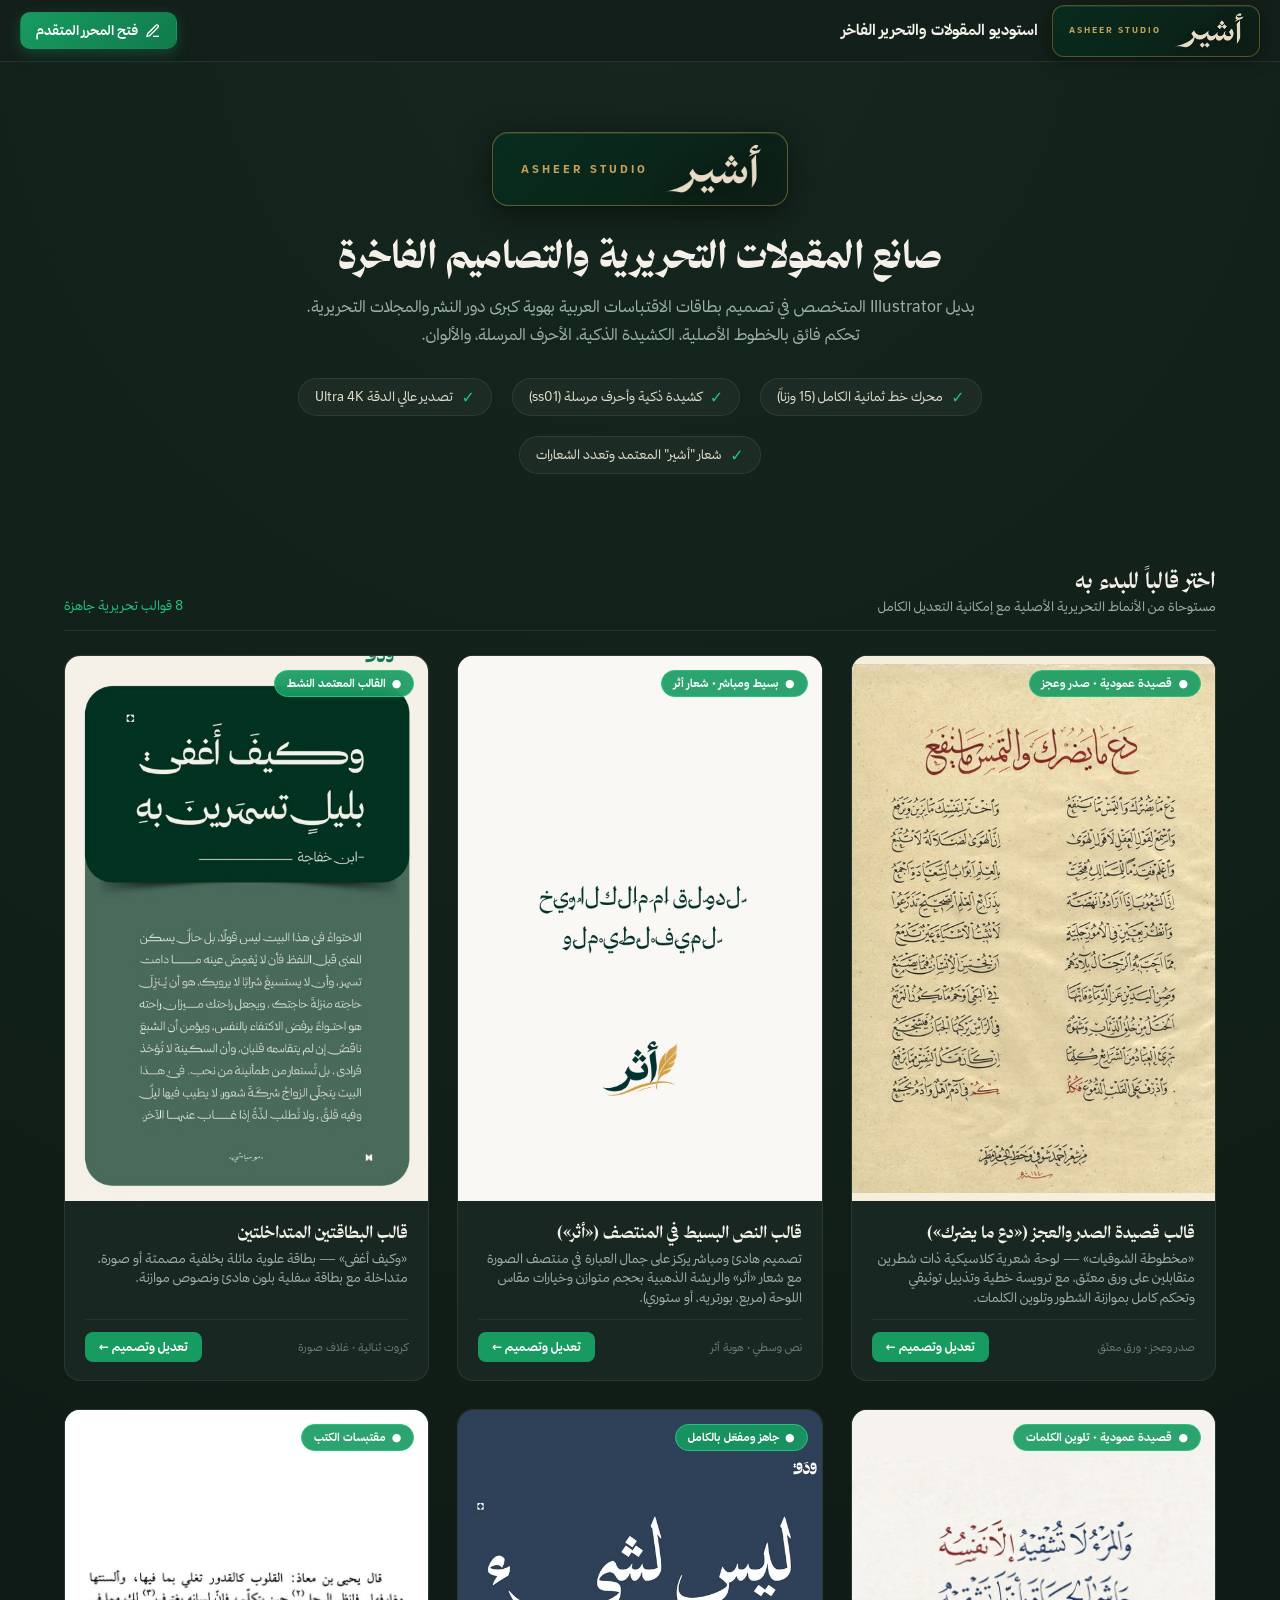
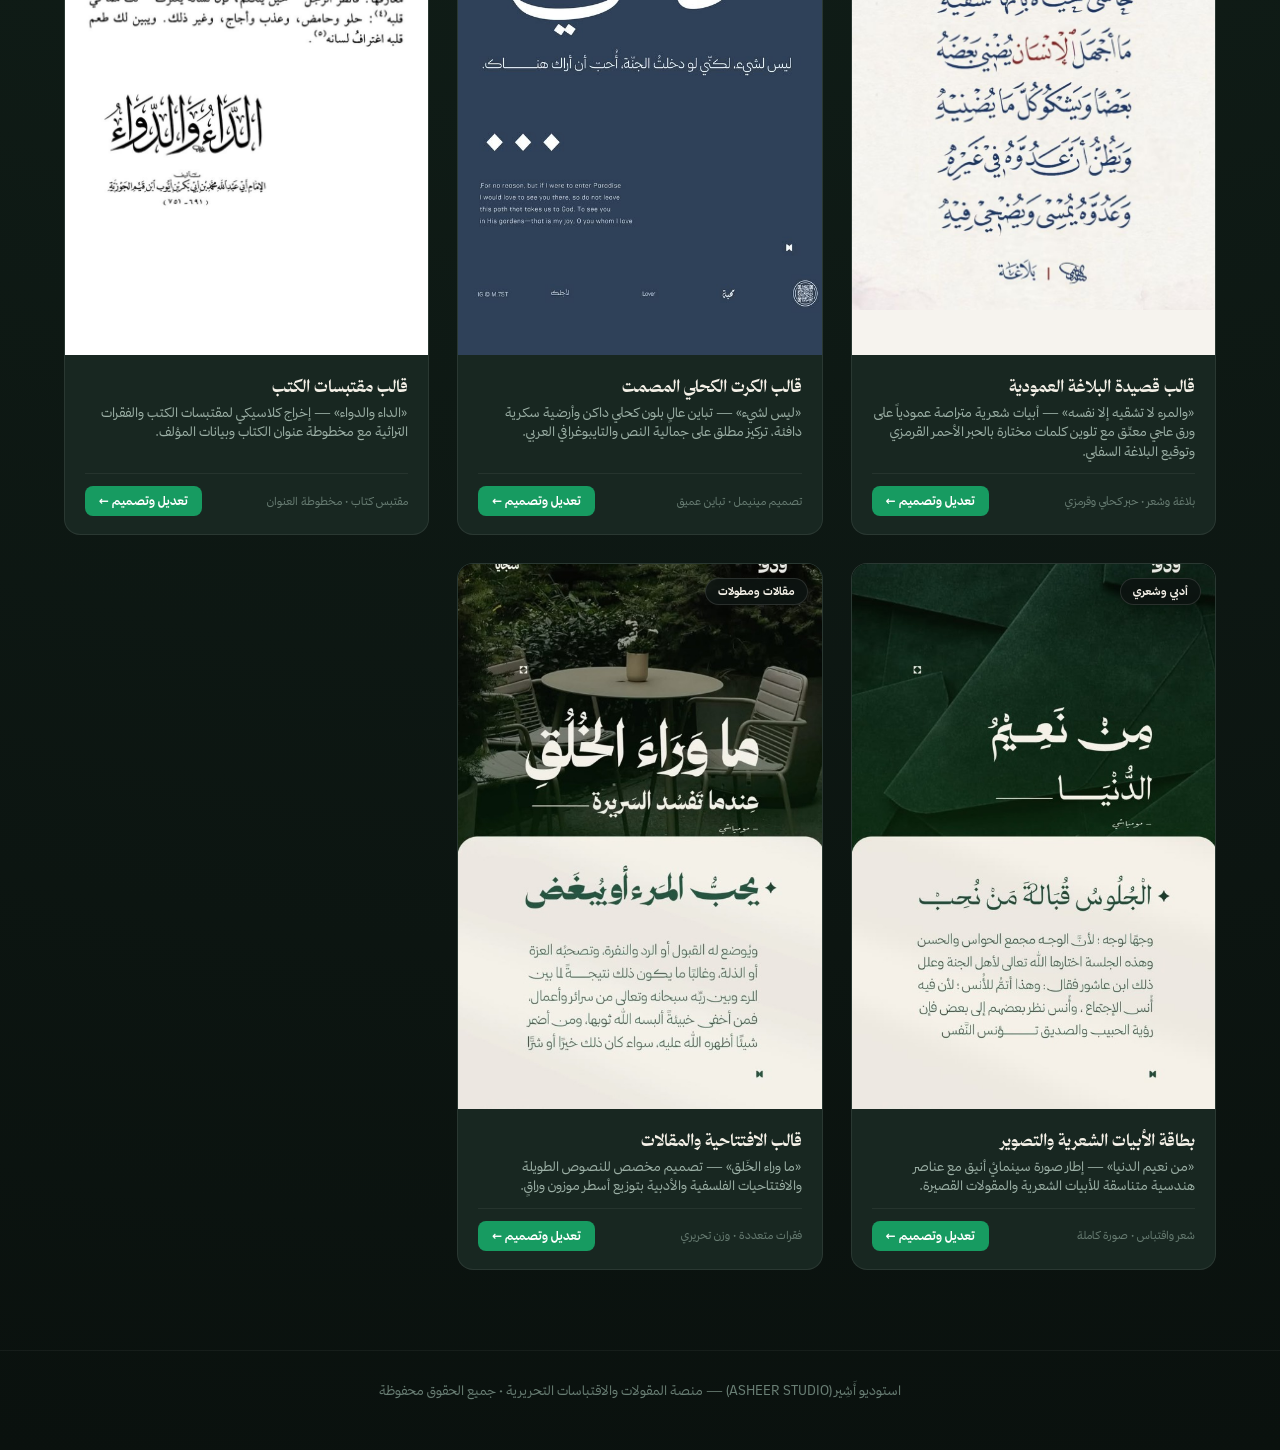
<file: index.html>
<!DOCTYPE html>
<html lang="ar" dir="rtl">

<head>
  <meta charset="UTF-8" />
  <meta name="viewport" content="width=device-width, initial-scale=1.0" />
  <meta http-equiv="X-UA-Compatible" content="IE=edge" />

  <!-- العنوان والوصف الأساسي لمحركات البحث (SEO) -->
  <title>أَشِير | استوديو تصميم المقولات والبطاقات الأدبية الفاخرة</title>
  <meta name="title" content="أَشِير | استوديو تصميم المقولات والبطاقات الأدبية الفاخرة" />
  <meta name="description" content="منصة واستوديو أَشِير (ASHEER Studio) لتصميم بطاقات الاقتباسات، الأبيات الشعرية، والمقالات التحريرية الفاخرة بمحرك الكشيدة العربية الذكية وتصدير فوري بدقة Ultra 4K." />
  <meta name="keywords" content="أشير, استوديو أشير, تصميم اقتباسات, مقولات عربية, بطاقات شعرية, خط ثمانية, كشيدة, تايبوغرافي عربي, تصميم بطاقات, صانع الاقتباسات, Asheer Studio, Arabic Typography, Quote Maker" />
  <meta name="author" content="منصة أَشِير | ASHEER Studio" />
  <meta name="robots" content="index, follow, max-image-preview:large, max-snippet:-1, max-video-preview:-1" />
  <meta name="language" content="Arabic" />

  <!-- إعدادات المتصفح وتطبيق الويب (PWA & Mobile Theme) -->
  <meta name="theme-color" content="#0d231a" />
  <meta name="msapplication-navbutton-color" content="#0d231a" />
  <meta name="color-scheme" content="dark" />
  <meta name="application-name" content="أَشِير | ASHEER Studio" />
  <meta name="apple-mobile-web-app-capable" content="yes" />
  <meta name="apple-mobile-web-app-status-bar-style" content="black-translucent" />
  <meta name="apple-mobile-web-app-title" content="أَشِير" />

  <!-- الرابط الأساسي المعتمد (Canonical URL) -->
  <link rel="canonical" href="https://as8ix.github.io/aqtbsat/" />

  <!-- أيقونة المتصفح وشعار المنصة (Favicon & App Icons) -->
  <link rel="icon" type="image/x-icon" href="https://as8ix.github.io/aqtbsat/favicon.ico?v=3" />
  <link rel="icon" type="image/png" sizes="512x512" href="https://as8ix.github.io/aqtbsat/assets/images/favicon.png?v=3" />
  <link rel="shortcut icon" type="image/png" href="https://as8ix.github.io/aqtbsat/assets/images/favicon.png?v=3" />
  <link rel="apple-touch-icon" sizes="180x180" href="https://as8ix.github.io/aqtbsat/assets/images/favicon.png?v=3" />
  <link rel="mask-icon" href="https://as8ix.github.io/aqtbsat/assets/images/asheer-logo.png?v=3" color="#D4AF37" />
  <link rel="manifest" href="site.webmanifest" />

  <!-- معاينة الروابط في الشبكات الاجتماعية وتطبيقات المحادثة (Open Graph / WhatsApp / Telegram / LinkedIn) -->
  <meta property="og:type" content="website" />
  <meta property="og:url" content="https://as8ix.github.io/aqtbsat/" />
  <meta property="og:locale" content="ar_SA" />
  <meta property="og:site_name" content="منصة أَشِير | ASHEER Studio" />
  <meta property="og:title" content="أَشِير | استوديو تصميم المقولات والبطاقات الأدبية الفاخرة" />
  <meta property="og:description" content="صمّم بطاقات المقولات والأبيات الشعرية بهوية تحريرية فاخرة، مع موازنة الأسطر التلقائية بالكشيدة المائلة وتصدير فوري بدقة Ultra 4K." />
  <meta property="og:image" content="https://as8ix.github.io/aqtbsat/assets/images/og-cover.png?v=3" />
  <meta property="og:image:secure_url" content="https://as8ix.github.io/aqtbsat/assets/images/og-cover.png?v=3" />
  <meta property="og:image:type" content="image/png" />
  <meta property="og:image:width" content="1200" />
  <meta property="og:image:height" content="630" />
  <meta property="og:image:alt" content="شعار منصة أَشِير لتصميم المقولات العربية الفاخرة" />
  <meta itemprop="image" content="https://as8ix.github.io/aqtbsat/assets/images/og-cover.png?v=3" />

  <!-- بطاقات منصة إكس / تويتر (Twitter / X Cards) -->
  <meta name="twitter:card" content="summary_large_image" />
  <meta name="twitter:url" content="https://as8ix.github.io/aqtbsat/" />
  <meta name="twitter:title" content="أَشِير | استوديو تصميم المقولات والبطاقات الأدبية الفاخرة" />
  <meta name="twitter:description" content="صمّم بطاقات المقولات والأبيات الشعرية بهوية تحريرية فاخرة، مع موازنة الأسطر التلقائية بالكشيدة المائلة وتصدير فوري بدقة Ultra 4K." />
  <meta name="twitter:image" content="https://as8ix.github.io/aqtbsat/assets/images/og-cover.png?v=3" />
  <meta name="twitter:image:alt" content="شعار منصة أَشِير لتصميم المقولات العربية الفاخرة" />

  <!-- البيانات المنظمة لمحركات البحث (JSON-LD Structured Data) -->
  <script type="application/ld+json">
  {
    "@context": "https://schema.org",
    "@type": "WebApplication",
    "name": "استوديو أَشِير للمقولات",
    "alternateName": ["أَشِير", "ASHEER Studio"],
    "url": "https://as8ix.github.io/aqtbsat/",
    "description": "منصة واستوديو أَشِير لتصميم بطاقات الاقتباسات، الأبيات الشعرية، والمقالات التحريرية الفاخرة بمحرك الكشيدة العربية الذكية وتصدير فوري بدقة Ultra 4K.",
    "inLanguage": "ar",
    "applicationCategory": "DesignApplication",
    "operatingSystem": "Web, iOS, Android, Windows, macOS",
    "image": "https://as8ix.github.io/aqtbsat/assets/images/og-cover.png",
    "logo": "https://as8ix.github.io/aqtbsat/assets/images/asheer-logo.png",
    "offers": {
      "@type": "Offer",
      "price": "0",
      "priceCurrency": "SAR"
    }
  }
  </script>

  <!-- الخطوط العربية -->
  <link rel="preconnect" href="https://fonts.googleapis.com">
  <link rel="preconnect" href="https://fonts.gstatic.com" crossorigin>
  <link href="https://fonts.googleapis.com/css2?family=Alyamama:wght@300..800&family=Amiri:ital,wght@0,400;0,700&family=Zain:wght@300;400;700;800&display=swap" rel="stylesheet">
  <link rel="stylesheet" href="css/styles.css" />

  <style>
    html {
      height: auto !important;
      overflow-y: auto !important;
      overflow-x: hidden !important;
      background-color: #0a110e !important;
      color-scheme: dark;
    }

    body {
      height: auto !important;
      overflow-y: visible !important;
      overflow-x: hidden !important;
      background: radial-gradient(circle at 50% 0%, #15271f 0%, #0a110e 100%);
      min-height: 100vh;
    }

    .home-hero {
      text-align: center;
      padding: 70px 20px 40px;
      max-width: 900px;
      margin: 0 auto;
    }

    .home-hero .brand-logo-large {
      display: inline-flex;
      align-items: center;
      gap: 16px;
      background: linear-gradient(135deg, rgba(6, 45, 30, 0.95), rgba(13, 30, 23, 0.95));
      padding: 10px 24px 10px 28px;
      border-radius: 16px;
      border: 1px solid rgba(212, 175, 55, 0.4);
      box-shadow: 0 8px 30px rgba(0, 0, 0, 0.5), inset 0 1px 0 rgba(255, 255, 255, 0.1);
      margin-bottom: 24px;
    }

    .home-hero .brand-logo-large img {
      height: 52px;
      width: auto;
      object-fit: contain;
      filter: drop-shadow(0 4px 10px rgba(0, 0, 0, 0.5));
    }

    .home-hero .brand-name-en-lg {
      font-family: "Thmanyah Sans", system-ui, sans-serif;
      font-size: 11px;
      font-weight: 700;
      letter-spacing: 3px;
      color: #c5a059;
      text-transform: uppercase;
    }

    .home-hero h1 {
      font-family: "Thmanyah Serif Display", serif;
      font-size: 38px;
      font-weight: 800;
      color: #F5F1E8;
      margin-bottom: 14px;
      line-height: 1.3;
      letter-spacing: -0.5px;
    }

    .home-hero p {
      font-size: 16px;
      color: var(--text-muted);
      line-height: 1.7;
      max-width: 680px;
      margin: 0 auto 30px;
    }

    .hero-features-bar {
      display: flex;
      justify-content: center;
      gap: 20px;
      flex-wrap: wrap;
      margin-bottom: 40px;
    }

    .feature-pill {
      display: inline-flex;
      align-items: center;
      gap: 8px;
      background: rgba(255, 255, 255, 0.04);
      border: 1px solid rgba(255, 255, 255, 0.08);
      padding: 6px 16px;
      border-radius: 30px;
      font-size: 13px;
      color: #e2dece;
    }

    .feature-pill span {
      color: #22c57e;
      font-size: 16px;
    }

    /* شبكة القوالب */
    .templates-section {
      max-width: 1200px;
      margin: 0 auto;
      padding: 10px 24px 80px;
    }

    .section-head {
      display: flex;
      justify-content: space-between;
      align-items: flex-end;
      margin-bottom: 24px;
      border-bottom: 1px solid rgba(255, 255, 255, 0.08);
      padding-bottom: 14px;
    }

    .section-head h2 {
      font-size: 22px;
      font-family: "Thmanyah Serif Display", serif;
      font-weight: 700;
      color: #F5F1E8;
    }

    .section-head p {
      color: var(--text-muted);
      font-size: 13px;
    }

    .templates-grid {
      display: grid;
      grid-template-columns: repeat(auto-fit, minmax(270px, 1fr));
      gap: 28px;
    }

    .template-card {
      background: var(--bg-card);
      border: 1px solid var(--border-subtle);
      border-radius: 16px;
      overflow: hidden;
      display: flex;
      flex-direction: column;
      transition: all 0.3s cubic-bezier(0.16, 1, 0.3, 1);
      position: relative;
      text-decoration: none;
      color: inherit;
    }

    .template-card:hover {
      transform: translateY(-8px);
      border-color: rgba(34, 197, 126, 0.5);
      box-shadow: 0 16px 36px rgba(0, 0, 0, 0.45);
    }

    .template-card-thumb {
      position: relative;
      width: 100%;
      padding-top: 150%; /* نسبة 2:3 لعرض كروت السوشيال */
      background: #000;
      overflow: hidden;
    }

    .template-card-thumb img {
      position: absolute;
      top: 0;
      left: 0;
      width: 100%;
      height: 100%;
      object-fit: cover;
      transition: transform 0.5s ease;
    }

    .template-card:hover .template-card-thumb img {
      transform: scale(1.05);
    }

    .template-badge {
      position: absolute;
      top: 14px;
      right: 14px;
      background: rgba(13, 21, 18, 0.85);
      backdrop-filter: blur(8px);
      color: #f5f1e8;
      border: 1px solid rgba(255, 255, 255, 0.12);
      padding: 4px 12px;
      border-radius: 20px;
      font-size: 11px;
      font-weight: 600;
      display: flex;
      align-items: center;
      gap: 6px;
    }

    .template-badge.active-badge {
      background: rgba(23, 155, 97, 0.9);
      border-color: #22c57e;
      color: #fff;
    }

    .template-card-body {
      padding: 18px 20px;
      display: flex;
      flex-direction: column;
      flex: 1;
      justify-content: space-between;
      gap: 12px;
    }

    .template-title {
      font-size: 17px;
      font-family: "Thmanyah Serif Display", serif;
      font-weight: 700;
      color: #F5F1E8;
      margin-bottom: 4px;
    }

    .template-desc {
      font-size: 13px;
      color: var(--text-muted);
      line-height: 1.5;
    }

    .template-card-footer {
      display: flex;
      align-items: center;
      justify-content: space-between;
      padding-top: 12px;
      border-top: 1px solid rgba(255, 255, 255, 0.06);
    }

    .template-tag {
      font-size: 11px;
      color: var(--text-dim);
    }

    .btn-use-template {
      display: inline-flex;
      align-items: center;
      gap: 6px;
      background: var(--accent-primary);
      color: #fff;
      padding: 6px 14px;
      border-radius: 8px;
      font-size: 12px;
      font-weight: 600;
      transition: background 0.2s;
    }

    .template-card:hover .btn-use-template {
      background: var(--accent-bright);
    }

    /* فوتر بسيط */
    .home-footer {
      text-align: center;
      padding: 30px 20px 50px;
      color: var(--text-dim);
      font-size: 13px;
      border-top: 1px solid rgba(255, 255, 255, 0.05);
    }
  </style>
</head>

<body>
  <!-- الشريط العلوي -->
  <header class="topbar">
    <div class="topbar-brand">
      <div class="brand-logo-wrap">
        <img src="assets/images/asheer-logo.png" alt="شعار أشير" class="brand-calligraphy-img" />
        <div class="brand-title-box">
          <div class="brand-name-en">ASHEER STUDIO</div>
        </div>
      </div>
      <div class="brand-info">
        <h1>استوديو المقولات والتحرير الفاخر</h1>
      </div>
    </div>

    <div class="topbar-actions">
      <a href="editor.html" class="btn btn-primary" style="text-decoration:none;">
        <svg width="16" height="16" viewBox="0 0 24 24" fill="none" stroke="currentColor" stroke-width="2">
          <path d="M12 20h9"/>
          <path d="M16.5 3.5a2.121 2.121 0 0 1 3 3L7 19l-4 1 1-4L16.5 3.5z"/>
        </svg>
        <span>فتح المحرر المتقدم</span>
      </a>
    </div>
  </header>

  <!-- بطل الصفحة الرئيسية -->
  <section class="home-hero">
    <div class="brand-logo-large">
      <img src="assets/images/asheer-logo.png" alt="شعار أشير" />
      <span class="brand-name-en-lg">ASHEER STUDIO</span>
    </div>
    <h1>صانع المقولات التحريرية والتصاميم الفاخرة</h1>
    <p>
      بديل Illustrator المتخصص في تصميم بطاقات الاقتباسات العربية بهوية كبرى دور النشر والمجلات التحريرية. تحكم فائق بالخطوط الأصلية، الكشيدة الذكية، الأحرف المرسلة، والألوان.
    </p>

    <div class="hero-features-bar">
      <div class="feature-pill"><span>✓</span> محرك خط ثمانية الكامل (15 وزناً)</div>
      <div class="feature-pill"><span>✓</span> كشيدة ذكية وأحرف مرسلة (ss01)</div>
      <div class="feature-pill"><span>✓</span> تصدير عالي الدقة Ultra 4K</div>
      <div class="feature-pill"><span>✓</span> شعار "أشير" المعتمد وتعدد الشعارات</div>
    </div>
  </section>

  <!-- قسم استعراض القوالب -->
  <main class="templates-section">
    <div class="section-head">
      <div>
        <h2>اختر قالباً للبدء به</h2>
        <p>مستوحاة من الأنماط التحريرية الأصلية مع إمكانية التعديل الكامل</p>
      </div>
      <div>
        <span style="font-size:13px; color:var(--accent-bright);">8 قوالب تحريرية جاهزة</span>
      </div>
    </div>

    <div class="templates-grid">
      <!-- القالب 8: قصيدة الصدر والعجز الكلاسيكية -->
      <a href="editor.html?template=8" class="template-card">
        <div class="template-card-thumb" style="background:#F5EEDB;">
          <img src="assets/images/template-8.jpg" alt="قالب قصيدة الصدر والعجز" style="object-fit:contain; background:#F5EEDB;" />
          <div class="template-badge active-badge">
            <span>●</span> قصيدة عمودية • صدر وعجز
          </div>
        </div>
        <div class="template-card-body">
          <div>
            <h3 class="template-title">قالب قصيدة الصدر والعجز («دع ما يضرك»)</h3>
            <p class="template-desc">«مخطوطة الشوقيات» — لوحة شعرية كلاسيكية ذات شطرين متقابلين على ورق معتّق، مع ترويسة خطية وتذييل توثيقي وتحكم كامل بموازنة الشطور وتلوين الكلمات.</p>
          </div>
          <div class="template-card-footer">
            <span class="template-tag">صدر وعجز • ورق معتّق</span>
            <span class="btn-use-template">تعديل وتصميم ←</span>
          </div>
        </div>
      </a>

      <!-- القالب 7: النص البسيط في المنتصف -->
      <a href="editor.html?template=7" class="template-card">
        <div class="template-card-thumb" style="background:#FAF8F4;">
          <img src="assets/images/template-7.jpg" alt="قالب النص البسيط في المنتصف" style="object-fit:contain; background:#FAF8F4;" />
          <div class="template-badge active-badge">
            <span>●</span> بسيط ومباشر • شعار أثر
          </div>
        </div>
        <div class="template-card-body">
          <div>
            <h3 class="template-title">قالب النص البسيط في المنتصف («أثر»)</h3>
            <p class="template-desc">تصميم هادئ ومباشر يركز على جمال العبارة في منتصف الصورة مع شعار «أثر» والريشة الذهبية بحجم متوازن وخيارات مقاس اللوحة (مربع، بورتريه، أو ستوري).</p>
          </div>
          <div class="template-card-footer">
            <span class="template-tag">نص وسطي • هوية أثر</span>
            <span class="btn-use-template">تعديل وتصميم ←</span>
          </div>
        </div>
      </a>

      <!-- القالب 4: البطاقتين المتداخلتين (المفعل حالياً) -->
      <a href="editor.html?template=4" class="template-card">
        <div class="template-card-thumb">
          <img src="assets/images/template-4.jpg" alt="قالب البطاقتين المتداخلتين" />
          <div class="template-badge active-badge">
            <span>●</span> القالب المعتمد النشط
          </div>
        </div>
        <div class="template-card-body">
          <div>
            <h3 class="template-title">قالب البطاقتين المتداخلتين</h3>
            <p class="template-desc">«وكيف أغفى» — بطاقة علوية مائلة بخلفية مصمتة أو صورة، متداخلة مع بطاقة سفلية بلون هادئ ونصوص موازنة.</p>
          </div>
          <div class="template-card-footer">
            <span class="template-tag">كروت ثنائية • غلاف صورة</span>
            <span class="btn-use-template">تعديل وتصميم ←</span>
          </div>
        </div>
      </a>

      <!-- القالب 6: قصيدة البلاغة العمودية («والمرء لا تشقيه إلا نفسه») -->
      <a href="editor.html?template=6" class="template-card">
        <div class="template-card-thumb" style="background:#F6F3EE;">
          <img src="assets/images/template-6.jpg" alt="قالب قصيدة البلاغة العمودية" style="object-fit:contain; background:#F6F3EE;" />
          <div class="template-badge active-badge">
            <span>●</span> قصيدة عمودية • تلوين الكلمات
          </div>
        </div>
        <div class="template-card-body">
          <div>
            <h3 class="template-title">قالب قصيدة البلاغة العمودية</h3>
            <p class="template-desc">«والمرء لا تشقيه إلا نفسه» — أبيات شعرية متراصة عمودياً على ورق عاجي معتّق مع تلوين كلمات مختارة بالحبر الأحمر القرمزي وتوقيع البلاغة السفلي.</p>
          </div>
          <div class="template-card-footer">
            <span class="template-tag">بلاغة وشعر • حبر كحلي وقرمزي</span>
            <span class="btn-use-template">تعديل وتصميم ←</span>
          </div>
        </div>
      </a>

      <!-- القالب 1: الكرت الكحلي الملكي المصمت -->
      <a href="editor.html?template=1" class="template-card">
        <div class="template-card-thumb">
          <img src="assets/images/template-1.jpg" alt="قالب الكرت الكحلي المصمت" />
          <div class="template-badge active-badge">
            <span>●</span> جاهز ومفعّل بالكامل
          </div>
        </div>
        <div class="template-card-body">
          <div>
            <h3 class="template-title">قالب الكرت الكحلي المصمت</h3>
            <p class="template-desc">«ليس لشيء» — تباين عالٍ بلون كحلي داكن وأرضية سكرية دافئة، تركيز مطلق على جمالية النص والتايبوغرافي العربي.</p>
          </div>
          <div class="template-card-footer">
            <span class="template-tag">تصميم مينيمل • تباين عميق</span>
            <span class="btn-use-template">تعديل وتصميم ←</span>
          </div>
        </div>
      </a>

      <!-- القالب 5: مقتبسات الكتب («الداء والدواء») -->
      <a href="editor.html?template=5" class="template-card">
        <div class="template-card-thumb" style="background:#FFFFFF;">
          <img src="assets/images/template-5.jpg" alt="قالب مقتبسات الكتب - الداء والدواء" style="object-fit:contain; background:#FFFFFF;" />
          <div class="template-badge active-badge">
            <span>●</span> مقتبسات الكتب
          </div>
        </div>
        <div class="template-card-body">
          <div>
            <h3 class="template-title">قالب مقتبسات الكتب</h3>
            <p class="template-desc">«الداء والدواء» — إخراج كلاسيكي لمقتبسات الكتب والفقرات التراثية مع مخطوطة عنوان الكتاب وبيانات المؤلف.</p>
          </div>
          <div class="template-card-footer">
            <span class="template-tag">مقتبس كتاب • مخطوطة العنوان</span>
            <span class="btn-use-template">تعديل وتصميم ←</span>
          </div>
        </div>
      </a>

      <!-- القالب 2: كرت الصورة الجمالية مع زخارف الحواف -->
      <a href="editor.html?template=2" class="template-card">
        <div class="template-card-thumb">
          <img src="assets/images/template-2.jpg" alt="قالب بطاقة الصورة والأبيات الشعرية" />
          <div class="template-badge">
            أدبي وشعري
          </div>
        </div>
        <div class="template-card-body">
          <div>
            <h3 class="template-title">بطاقة الأبيات الشعرية والتصوير</h3>
            <p class="template-desc">«من نعيم الدنيا» — إطار صورة سينمائي أنيق مع عناصر هندسية متناسقة للأبيات الشعرية والمقولات القصيرة.</p>
          </div>
          <div class="template-card-footer">
            <span class="template-tag">شعر واقتباس • صورة كاملة</span>
            <span class="btn-use-template">تعديل وتصميم ←</span>
          </div>
        </div>
      </a>

      <!-- القالب 3: المقال والأعمدة الأدبية -->
      <a href="editor.html?template=3" class="template-card">
        <div class="template-card-thumb">
          <img src="assets/images/template-3.jpg" alt="قالب الأعمدة الأدبية والافتتاحية" />
          <div class="template-badge">
            مقالات ومطولات
          </div>
        </div>
        <div class="template-card-body">
          <div>
            <h3 class="template-title">قالب الافتتاحية والمقالات</h3>
            <p class="template-desc">«ما وراء الخَلق» — تصميم مخصص للنصوص الطويلة والافتتاحيات الفلسفية والأدبية بتوزيع أسطر موزون وراقٍ.</p>
          </div>
          <div class="template-card-footer">
            <span class="template-tag">فقرات متعددة • وزن تحريري</span>
            <span class="btn-use-template">تعديل وتصميم ←</span>
          </div>
        </div>
      </a>
    </div>
  </main>

  <footer class="home-footer">
    استوديو أَشِير (ASHEER STUDIO) — منصة المقولات والاقتباسات التحريرية • جميع الحقوق محفوظة
  </footer>
</body>

</html>
</file>
<file: css/styles.css>
/* ==========================================================================
   تضمين عائلات خط ثمانية الرسمية الـ 3 (بجميع الأوزان الـ 5 لكل عائلة)
   ========================================================================== */

/* 1. خط ثمانية للعناوين (Thmanyah Serif Display) */
@font-face {
  font-family: "Thmanyah Serif Display";
  src: url("../assets/fonts/thmanyah/thmanyahserifdisplay/thmanyahserifdisplay-Light.woff2") format("woff2");
  font-weight: 300;
  font-style: normal;
  font-display: swap;
}
@font-face {
  font-family: "Thmanyah Serif Display";
  src: url("../assets/fonts/thmanyah/thmanyahserifdisplay/thmanyahserifdisplay-Regular.woff2") format("woff2");
  font-weight: 400;
  font-style: normal;
  font-display: swap;
}
@font-face {
  font-family: "Thmanyah Serif Display";
  src: url("../assets/fonts/thmanyah/thmanyahserifdisplay/thmanyahserifdisplay-Medium.woff2") format("woff2");
  font-weight: 500;
  font-style: normal;
  font-display: swap;
}
@font-face {
  font-family: "Thmanyah Serif Display";
  src: url("../assets/fonts/thmanyah/thmanyahserifdisplay/thmanyahserifdisplay-Bold.woff2") format("woff2");
  font-weight: 700;
  font-style: normal;
  font-display: swap;
}
@font-face {
  font-family: "Thmanyah Serif Display";
  src: url("../assets/fonts/thmanyah/thmanyahserifdisplay/thmanyahserifdisplay-Black.woff2") format("woff2");
  font-weight: 900;
  font-style: normal;
  font-display: swap;
}

/* 2. خط ثمانية للنصوص (Thmanyah Serif Text) */
@font-face {
  font-family: "Thmanyah Serif Text";
  src: url("../assets/fonts/thmanyah/thmanyahseriftext/thmanyahseriftext-Light.woff2") format("woff2");
  font-weight: 300;
  font-style: normal;
  font-display: swap;
}
@font-face {
  font-family: "Thmanyah Serif Text";
  src: url("../assets/fonts/thmanyah/thmanyahseriftext/thmanyahseriftext-Regular.woff2") format("woff2");
  font-weight: 400;
  font-style: normal;
  font-display: swap;
}
@font-face {
  font-family: "Thmanyah Serif Text";
  src: url("../assets/fonts/thmanyah/thmanyahseriftext/thmanyahseriftext-Medium.woff2") format("woff2");
  font-weight: 500;
  font-style: normal;
  font-display: swap;
}
@font-face {
  font-family: "Thmanyah Serif Text";
  src: url("../assets/fonts/thmanyah/thmanyahseriftext/thmanyahseriftext-Bold.woff2") format("woff2");
  font-weight: 700;
  font-style: normal;
  font-display: swap;
}
@font-face {
  font-family: "Thmanyah Serif Text";
  src: url("../assets/fonts/thmanyah/thmanyahseriftext/thmanyahseriftext-Black.woff2") format("woff2");
  font-weight: 900;
  font-style: normal;
  font-display: swap;
}

/* 3. خط ثمانية الرقمي (Thmanyah Sans) */
@font-face {
  font-family: "Thmanyah Sans";
  src: url("../assets/fonts/thmanyah/thmanyahsans/thmanyahsans-Light.woff2") format("woff2");
  font-weight: 300;
  font-style: normal;
  font-display: swap;
}
@font-face {
  font-family: "Thmanyah Sans";
  src: url("../assets/fonts/thmanyah/thmanyahsans/thmanyahsans-Regular.woff2") format("woff2");
  font-weight: 400;
  font-style: normal;
  font-display: swap;
}
@font-face {
  font-family: "Thmanyah Sans";
  src: url("../assets/fonts/thmanyah/thmanyahsans/thmanyahsans-Medium.woff2") format("woff2");
  font-weight: 500;
  font-style: normal;
  font-display: swap;
}
@font-face {
  font-family: "Thmanyah Sans";
  src: url("../assets/fonts/thmanyah/thmanyahsans/thmanyahsans-Bold.woff2") format("woff2");
  font-weight: 700;
  font-style: normal;
  font-display: swap;
}
@font-face {
  font-family: "Thmanyah Sans";
  src: url("../assets/fonts/thmanyah/thmanyahsans/thmanyahsans-Black.woff2") format("woff2");
  font-weight: 900;
  font-style: normal;
  font-display: swap;
}

/* 4. خطوط المستخدم الخاصة المدمجة محلياً في المشروع (Lyon Arabic, Somar, Basmalah, Masmak, Ruqaa, Thulth) */
@font-face {
  font-family: "Lyon Arabic Display";
  src: url("../assets/fonts/lyon-arabic-display-regular.otf") format("opentype"),
       local("Lyon Arabic Display"), local("LyonArabicDisplay-Regular");
  font-weight: 400 700;
  font-style: normal;
  font-display: swap;
}

@font-face {
  font-family: "Somar Sans";
  src: url("../assets/fonts/SomarSans-Light.otf") format("opentype");
  font-weight: 300;
  font-style: normal;
  font-display: swap;
}
@font-face {
  font-family: "Somar Sans";
  src: url("../assets/fonts/SomarSans-Regular.otf") format("opentype");
  font-weight: 400;
  font-style: normal;
  font-display: swap;
}
@font-face {
  font-family: "Somar Sans";
  src: url("../assets/fonts/SomarSans-Medium.otf") format("opentype");
  font-weight: 500;
  font-style: normal;
  font-display: swap;
}
@font-face {
  font-family: "Somar Sans";
  src: url("../assets/fonts/SomarSans-Bold.otf") format("opentype");
  font-weight: 700;
  font-style: normal;
  font-display: swap;
}

@font-face {
  font-family: "Basmalah";
  src: url("../assets/fonts/BasmalahVer01.otf") format("opentype");
  font-weight: 400 700;
  font-style: normal;
  font-display: swap;
}

@font-face {
  font-family: "Masmak";
  src: url("../assets/fonts/Masmak.otf") format("opentype");
  font-weight: 400 700;
  font-style: normal;
  font-display: swap;
}

@font-face {
  font-family: "Tharwat Emara Ruqaa";
  src: url("../assets/fonts/tharwat-emara-ruqaa.ttf") format("truetype");
  font-weight: 400 700;
  font-style: normal;
  font-display: swap;
}

@font-face {
  font-family: "SF Ruqah Loop";
  src: url("../assets/fonts/sf-ruqah-loop.ttf") format("truetype");
  font-weight: 400 700;
  font-style: normal;
  font-display: swap;
}

@font-face {
  font-family: "A Suls";
  src: url("../assets/fonts/A-Suls-Regular.ttf") format("truetype");
  font-weight: 400 700;
  font-style: normal;
  font-display: swap;
}

/* 5. ربط مباشر لخط 29LT Zarid Display وخط سمرقند وباقي الخطوط */
@font-face {
  font-family: "29LT Zarid Display";
  src: local("29LT Zarid Display"),
       local("29LTZaridDisplay-Regular"),
       url("https://db.onlinewebfonts.com/t/fd5fc4060a6e4d402fc0c45fad1f852f.woff2") format("woff2"),
       url("https://db.onlinewebfonts.com/t/fd5fc4060a6e4d402fc0c45fad1f852f.woff") format("woff"),
       url("https://db.onlinewebfonts.com/t/fd5fc4060a6e4d402fc0c45fad1f852f.ttf") format("truetype");
  font-weight: 100 900;
  font-style: normal;
  font-display: swap;
}
@font-face {
  font-family: "Samarqand";
  src: local("Samarqand"),
       local("URWSamarkandT"),
       url("https://db.onlinewebfonts.com/t/2cf05d7ba7a63edde2035e9c9243f2d2.woff2") format("woff2"),
       url("https://db.onlinewebfonts.com/t/2cf05d7ba7a63edde2035e9c9243f2d2.woff") format("woff"),
       url("https://db.onlinewebfonts.com/t/2cf05d7ba7a63edde2035e9c9243f2d2.ttf") format("truetype");
  font-weight: 100 900;
  font-style: normal;
  font-display: swap;
}
@font-face {
  font-family: "Lafeef";
  src: local("Lafeef"), local("Lafeef-Regular"), local("Lafeef Regular");
  font-weight: 100 900;
  font-display: swap;
}
@font-face {
  font-family: "Ghaith Sans";
  src: local("Ghaith Sans"), local("GhaithSans-Regular");
  font-weight: 100 900;
  font-display: swap;
}

/* ==========================================================================
   متغيرات الواجهة والتصميم (استوديو أَشِير)
   ========================================================================== */
:root {
  --bg-app: #0d1512;
  --bg-panel: #131f1a;
  --bg-card: #182721;
  --bg-card-hover: #1e3129;
  --bg-input: #0e1814;
  --border-subtle: rgba(255, 255, 255, 0.08);
  --border-focus: #1db974;
  --accent-primary: #179b61;
  --accent-bright: #22c57e;
  --accent-soft: rgba(23, 155, 97, 0.16);
  --text-main: #f4f1ea;
  --text-muted: #9cb0a6;
  --text-dim: #697e74;
  --radius-lg: 14px;
  --radius-md: 10px;
  --radius-sm: 7px;
  --ui-font: "Thmanyah Sans", system-ui, -apple-system, sans-serif;
}

* {
  box-sizing: border-box;
  margin: 0;
  padding: 0;
  scrollbar-width: thin;
  scrollbar-color: rgba(255, 255, 255, 0.14) transparent;
}

/* شريط التمرير الشفاف بالكامل لكل عناصر الموقع والمتصفح */
*::-webkit-scrollbar,
html::-webkit-scrollbar,
body::-webkit-scrollbar {
  width: 6px;
  height: 6px;
  background: transparent;
}

*::-webkit-scrollbar-track,
html::-webkit-scrollbar-track,
body::-webkit-scrollbar-track {
  background: transparent !important;
  border: none;
}

*::-webkit-scrollbar-thumb,
html::-webkit-scrollbar-thumb,
body::-webkit-scrollbar-thumb {
  background: rgba(255, 255, 255, 0.14);
  border-radius: 999px;
  transition: background 0.2s ease;
}

*::-webkit-scrollbar-thumb:hover,
html::-webkit-scrollbar-thumb:hover,
body::-webkit-scrollbar-thumb:hover {
  background: rgba(34, 197, 126, 0.38);
}

*::-webkit-scrollbar-corner {
  background: transparent !important;
}

html, body {
  height: 100%;
  color-scheme: dark;
  background-color: var(--bg-app);
  color: var(--text-main);
  font-family: var(--ui-font);
  font-size: 14px;
  line-height: 1.5;
  overflow: hidden;
  -webkit-font-smoothing: antialiased;
}

/* الشريط العلوي */
.topbar {
  height: 62px;
  background: var(--bg-panel);
  border-bottom: 1px solid var(--border-subtle);
  display: flex;
  align-items: center;
  justify-content: space-between;
  padding: 0 20px;
  z-index: 20;
}

.topbar-brand {
  display: flex;
  align-items: center;
  gap: 14px;
}

.btn-back-home {
  display: inline-flex;
  align-items: center;
  gap: 8px;
  background: rgba(255, 255, 255, 0.05);
  border: 1px solid rgba(255, 255, 255, 0.12);
  color: #f5f1e8;
  padding: 7px 14px;
  border-radius: 10px;
  font-size: 13px;
  font-weight: 600;
  text-decoration: none;
  transition: all 0.2s ease;
  white-space: nowrap;
}

.btn-back-home:hover {
  background: rgba(23, 155, 97, 0.25);
  border-color: #22c57e;
  color: #22c57e;
  transform: translateX(2px);
}

.brand-logo-wrap {
  display: flex;
  align-items: center;
  gap: 12px;
  background: linear-gradient(135deg, rgba(6, 45, 30, 0.95), rgba(13, 30, 23, 0.95));
  padding: 6px 14px 6px 16px;
  border-radius: 12px;
  border: 1px solid rgba(212, 175, 55, 0.35);
  box-shadow: 0 4px 16px rgba(0, 0, 0, 0.35), inset 0 1px 0 rgba(255, 255, 255, 0.08);
}

.brand-calligraphy-img {
  height: 38px;
  width: auto;
  object-fit: contain;
  filter: drop-shadow(0 2px 6px rgba(0, 0, 0, 0.45));
}

.brand-name-en {
  font-family: "Thmanyah Sans", system-ui, sans-serif;
  font-size: 8.5px;
  font-weight: 700;
  letter-spacing: 2px;
  color: #c5a059;
  text-transform: uppercase;
}

.brand-badge {
  background: linear-gradient(135deg, #063b27, #157a4e);
  color: #f5f1e8;
  font-family: "Thmanyah Serif Display", serif;
  font-weight: 700;
  font-size: 18px;
  padding: 6px 14px;
  border-radius: 9px;
  border: 1px solid rgba(255, 255, 255, 0.14);
  box-shadow: 0 4px 12px rgba(0, 0, 0, 0.25);
}

.brand-info h1 {
  font-size: 15px;
  font-weight: 700;
  color: var(--text-main);
}

.badge-pill {
  font-size: 11.5px;
  color: var(--accent-bright);
  opacity: 0.9;
}

.topbar-actions {
  display: flex;
  align-items: center;
  gap: 10px;
}

.export-group {
  display: flex;
  align-items: center;
  background: var(--bg-input);
  border: 1px solid var(--border-subtle);
  border-radius: var(--radius-md);
  padding: 2px;
}

.export-scale-select {
  background: transparent;
  color: var(--text-main);
  border: none;
  padding: 6px 10px;
  font-family: var(--ui-font);
  font-size: 12.5px;
  outline: none;
  cursor: pointer;
}

.export-scale-select option {
  background: var(--bg-panel);
  color: var(--text-main);
}

/* الأزرار */
.btn {
  display: inline-flex;
  align-items: center;
  gap: 7px;
  padding: 8px 15px;
  border-radius: var(--radius-md);
  font-family: var(--ui-font);
  font-size: 13px;
  font-weight: 500;
  cursor: pointer;
  border: 1px solid transparent;
  transition: all 0.18s ease;
  white-space: nowrap;
}

.btn-primary {
  background: linear-gradient(135deg, #179b61, #117a4b);
  color: #fff;
  font-weight: 700;
  box-shadow: 0 4px 14px rgba(23, 155, 97, 0.35);
}
.btn-primary:hover {
  background: linear-gradient(135deg, #1eb573, #158f59);
  transform: translateY(-1px);
}

.btn-secondary {
  background: var(--bg-card);
  color: var(--text-main);
  border-color: var(--border-subtle);
}
.btn-secondary:hover {
  background: var(--bg-card-hover);
  border-color: rgba(255, 255, 255, 0.18);
}

.btn-ghost {
  background: transparent;
  color: var(--text-muted);
  border-color: var(--border-subtle);
}
.btn-ghost:hover {
  color: var(--text-main);
  background: rgba(255, 255, 255, 0.05);
}

.btn-outline-full {
  width: 100%;
  justify-content: center;
  background: rgba(23, 155, 97, 0.08);
  color: var(--accent-bright);
  border: 1px dashed rgba(34, 197, 126, 0.4);
  padding: 10px;
  border-radius: var(--radius-md);
  cursor: pointer;
  display: flex;
  align-items: center;
  gap: 8px;
  font-weight: 500;
  transition: 0.2s;
}
.btn-outline-full:hover {
  background: rgba(23, 155, 97, 0.16);
  border-color: var(--accent-bright);
}

.mini-btn {
  background: var(--accent-soft);
  color: var(--accent-bright);
  border: 1px solid rgba(34, 197, 126, 0.3);
  border-radius: 6px;
  padding: 3px 9px;
  font-family: var(--ui-font);
  font-size: 11.5px;
  cursor: pointer;
  transition: 0.15s;
}
.mini-btn:hover {
  background: rgba(23, 155, 97, 0.28);
}

/* تخطيط مساحة العمل */
.workspace {
  display: grid;
  grid-template-columns: 470px 1fr;
  height: calc(100vh - 62px);
  overflow: hidden;
}

/* القائمة الجانبية */
.sidebar {
  background: var(--bg-panel);
  border-left: 1px solid var(--border-subtle);
  display: flex;
  flex-direction: column;
  height: 100%;
  overflow: hidden;
}

.sidebar-tabs {
  display: grid;
  grid-template-columns: repeat(4, 1fr);
  background: var(--bg-input);
  padding: 6px;
  gap: 5px;
  border-bottom: 1px solid var(--border-subtle);
}

.tab-btn {
  background: transparent;
  color: var(--text-muted);
  border: none;
  border-radius: var(--radius-sm);
  padding: 8px 6px;
  font-family: var(--ui-font);
  font-size: 12px;
  font-weight: 500;
  display: flex;
  flex-direction: column;
  align-items: center;
  gap: 4px;
  cursor: pointer;
  transition: all 0.18s ease;
}

.tab-btn:hover {
  color: var(--text-main);
  background: rgba(255, 255, 255, 0.04);
}

.tab-btn.active {
  background: var(--bg-card);
  color: var(--accent-bright);
  font-weight: 700;
  box-shadow: 0 2px 8px rgba(0, 0, 0, 0.25);
}

.sidebar-body {
  flex: 1;
  overflow-y: auto;
  padding: 16px;
}

.sidebar-body::-webkit-scrollbar {
  width: 6px;
}
.sidebar-body::-webkit-scrollbar-thumb {
  background: rgba(255, 255, 255, 0.14);
  border-radius: 3px;
}

.tab-panel {
  display: none;
  flex-direction: column;
  gap: 14px;
}
.tab-panel.active {
  display: flex;
}

/* بطاقات الإعدادات */
.control-card {
  background: var(--bg-card);
  border: 1px solid var(--border-subtle);
  border-radius: var(--radius-lg);
  padding: 15px;
  display: flex;
  flex-direction: column;
  gap: 12px;
}

.highlight-card {
  border-color: rgba(34, 197, 126, 0.35);
  background: linear-gradient(180deg, rgba(23, 155, 97, 0.1), var(--bg-card));
}

.card-header {
  display: flex;
  align-items: flex-start;
  gap: 10px;
  padding-bottom: 8px;
  border-bottom: 1px solid var(--border-subtle);
}

.step-num {
  width: 26px;
  height: 26px;
  border-radius: 7px;
  background: var(--accent-soft);
  color: var(--accent-bright);
  display: inline-flex;
  align-items: center;
  justify-content: center;
  font-weight: 700;
  font-size: 13px;
  flex-shrink: 0;
}

.card-header h3 {
  font-size: 14px;
  font-weight: 700;
  color: var(--text-main);
}

.card-header p {
  font-size: 11.5px;
  color: var(--text-muted);
}

/* الحقول والمدخلات */
.field-group {
  display: flex;
  flex-direction: column;
  gap: 6px;
  min-width: 0;
  max-width: 100%;
}

.field-row {
  display: flex;
  gap: 10px;
  align-items: flex-end;
  width: 100%;
  min-width: 0;
}

.flex-1 {
  flex: 1 1 0%;
  min-width: 0;
}

.flex-2 {
  flex: 1.65 1 0%;
  min-width: 0;
}

.label-with-action {
  display: flex;
  align-items: center;
  justify-content: space-between;
}

label {
  font-size: 12.5px;
  font-weight: 500;
  color: var(--text-muted);
}

input[type="text"],
textarea,
select {
  width: 100%;
  background: var(--bg-input);
  color: var(--text-main);
  border: 1px solid var(--border-subtle);
  border-radius: var(--radius-sm);
  padding: 9px 11px;
  font-family: var(--ui-font);
  font-size: 13.5px;
  transition: border-color 0.18s ease;
  outline: none;
}

textarea {
  resize: vertical;
  line-height: 1.65;
}

input[type="text"]:focus,
textarea:focus,
select:focus {
  border-color: var(--border-focus);
}

input[type="range"] {
  width: 100%;
  accent-color: var(--accent-bright);
  cursor: pointer;
}

/* صندوق مشكّل الكلمات لخط ثمانية */
.word-shaper-box {
  background: var(--bg-input);
  border: 1px solid rgba(34, 197, 126, 0.25);
  border-radius: var(--radius-md);
  padding: 11px;
  display: flex;
  flex-direction: column;
  gap: 9px;
}

.shaper-header {
  display: flex;
  flex-direction: column;
  gap: 2px;
}

.shaper-title {
  font-size: 12.5px;
  font-weight: 700;
  color: var(--accent-bright);
}

.shaper-hint {
  font-size: 11px;
  color: var(--text-muted);
}

.word-chips-container {
  display: flex;
  flex-wrap: wrap;
  gap: 6px;
}

.word-chip {
  background: var(--bg-card);
  color: var(--text-main);
  border: 1px solid var(--border-subtle);
  border-radius: 8px;
  padding: 5px 11px;
  font-family: "Thmanyah Serif Display", serif;
  font-size: 15px;
  cursor: pointer;
  display: inline-flex;
  align-items: center;
  gap: 6px;
  transition: all 0.16s ease;
}

.word-chip:hover {
  border-color: rgba(255, 255, 255, 0.25);
}

.word-chip.selected {
  border-color: var(--accent-bright);
  background: rgba(23, 155, 97, 0.22);
  box-shadow: 0 0 0 2px rgba(34, 197, 126, 0.2);
}

.word-chip .chip-badges {
  display: inline-flex;
  gap: 3px;
  font-family: var(--ui-font);
  font-size: 10px;
}

.chip-tag {
  background: rgba(34, 197, 126, 0.25);
  color: #7ef7be;
  padding: 1px 5px;
  border-radius: 4px;
  font-weight: 700;
}

.word-inspector-panel {
  background: var(--bg-card);
  border-radius: 8px;
  padding: 10px;
  border: 1px solid var(--border-subtle);
  display: flex;
  flex-direction: column;
  gap: 8px;
}

.inspector-word-Preview {
  font-family: "Thmanyah Serif Display", serif;
  font-size: 20px;
  color: var(--accent-bright);
  text-align: center;
  padding: 4px 0;
  border-bottom: 1px solid var(--border-subtle);
}

.inspector-controls {
  display: flex;
  flex-direction: column;
  gap: 8px;
}

.toggle-chip {
  display: flex;
  align-items: center;
  gap: 8px;
  cursor: pointer;
  color: var(--text-main);
  font-size: 12.5px;
}

.toggle-chip input {
  accent-color: var(--accent-bright);
  width: 16px;
  height: 16px;
}

.kashida-stepper {
  display: flex;
  align-items: center;
  justify-content: space-between;
  font-size: 12.5px;
}

.stepper-btns {
  display: inline-flex;
  align-items: center;
  gap: 8px;
  background: var(--bg-input);
  padding: 3px 8px;
  border-radius: 7px;
  border: 1px solid var(--border-subtle);
}

.step-btn {
  width: 24px;
  height: 24px;
  border-radius: 5px;
  border: none;
  background: var(--bg-card);
  color: var(--text-main);
  font-size: 15px;
  font-weight: 700;
  cursor: pointer;
}
.step-btn:hover {
  background: var(--accent-primary);
  color: #fff;
}

.rule-warning {
  font-size: 11.5px;
  color: #fbbf24;
  background: rgba(251, 191, 36, 0.1);
  border: 1px solid rgba(251, 191, 36, 0.3);
  border-radius: 6px;
  padding: 6px 9px;
}

/* مفاتيح التبديل (Switches) */
.toggle-list {
  display: flex;
  flex-direction: column;
  gap: 9px;
}

.switch-row {
  display: flex;
  align-items: center;
  justify-content: space-between;
  gap: 10px;
  background: var(--bg-input);
  padding: 9px 11px;
  border-radius: var(--radius-sm);
  border: 1px solid var(--border-subtle);
  cursor: pointer;
}

.switch-row strong {
  display: block;
  font-size: 12.5px;
  color: var(--text-main);
}

.switch-row small {
  display: block;
  font-size: 11px;
  color: var(--text-muted);
}

.switch-row input[type="checkbox"] {
  width: 18px;
  height: 18px;
  accent-color: var(--accent-bright);
  flex-shrink: 0;
}

/* لوحات الألوان */
.palette-grid {
  display: grid;
  grid-template-columns: repeat(2, 1fr);
  gap: 8px;
}

.palette-chip {
  background: var(--bg-input);
  border: 1px solid var(--border-subtle);
  border-radius: var(--radius-sm);
  padding: 8px 10px;
  display: flex;
  align-items: center;
  gap: 8px;
  color: var(--text-main);
  font-family: var(--ui-font);
  font-size: 12px;
  cursor: pointer;
  transition: 0.16s;
}

.palette-chip:hover,
.palette-chip.active {
  border-color: var(--accent-bright);
  background: rgba(23, 155, 97, 0.14);
}

.pal-swatches {
  display: inline-flex;
  border-radius: 5px;
  overflow: hidden;
  border: 1px solid rgba(255, 255, 255, 0.2);
  flex-shrink: 0;
}

.pal-swatches i {
  width: 13px;
  height: 20px;
  display: block;
}

.color-pickers-grid {
  display: grid;
  grid-template-columns: repeat(2, 1fr);
  gap: 10px;
  margin-top: 6px;
}

.color-field {
  display: flex;
  flex-direction: column;
  gap: 4px;
}

.color-input-wrap {
  display: flex;
  align-items: center;
  gap: 6px;
  background: var(--bg-input);
  border: 1px solid var(--border-subtle);
  border-radius: var(--radius-sm);
  padding: 4px 7px;
}

.color-input-wrap input[type="color"] {
  width: 26px;
  height: 26px;
  border: none;
  background: none;
  cursor: pointer;
  padding: 0;
}

.color-input-wrap input[type="text"] {
  border: none;
  background: transparent;
  padding: 2px 4px;
  font-size: 12px;
  font-family: monospace;
}

/* القوالب المحفوظة */
.saved-templates-list {
  display: flex;
  flex-direction: column;
  gap: 8px;
  max-height: 240px;
  overflow-y: auto;
}

.saved-template-item {
  display: flex;
  align-items: center;
  justify-content: space-between;
  background: var(--bg-input);
  border: 1px solid var(--border-subtle);
  border-radius: var(--radius-sm);
  padding: 9px 11px;
}

.saved-template-info strong {
  display: block;
  font-size: 13px;
  color: var(--text-main);
}

.saved-template-info small {
  font-size: 11px;
  color: var(--text-muted);
}

.saved-template-actions {
  display: flex;
  gap: 6px;
}

.template-io-row {
  display: flex;
  gap: 8px;
  margin-top: 4px;
}

/* ==========================================================================
   منطقة المعاينة الحية (Preview Stage)
   ========================================================================== */
.preview-stage {
  display: flex;
  flex-direction: column;
  background: radial-gradient(circle at center, #182821 0%, #0b120f 100%);
  height: 100%;
  overflow: hidden;
  position: relative;
}

.stage-toolbar {
  height: 46px;
  background: rgba(19, 31, 26, 0.8);
  backdrop-filter: blur(8px);
  border-bottom: 1px solid var(--border-subtle);
  display: flex;
  align-items: center;
  justify-content: space-between;
  padding: 0 18px;
}

.stage-status {
  display: flex;
  align-items: center;
  gap: 8px;
  font-size: 12px;
  color: var(--text-muted);
}

.status-dot {
  width: 8px;
  height: 8px;
  border-radius: 50%;
  background: var(--accent-bright);
  box-shadow: 0 0 8px var(--accent-bright);
}

.zoom-controls {
  display: flex;
  align-items: center;
  gap: 8px;
}

.icon-btn {
  width: 26px;
  height: 26px;
  border-radius: 6px;
  border: 1px solid var(--border-subtle);
  background: var(--bg-card);
  color: var(--text-main);
  cursor: pointer;
  font-weight: 700;
}
.icon-btn:hover {
  background: var(--bg-card-hover);
}

#lblZoomPercent {
  font-size: 12px;
  min-width: 42px;
  text-align: center;
  color: var(--text-main);
}

.canvas-viewport {
  flex: 1;
  display: flex;
  align-items: center;
  justify-content: center;
  overflow: auto;
  padding: 24px;
}

.artboard-wrapper {
  position: relative;
  box-shadow: 0 25px 70px rgba(0, 0, 0, 0.65), 0 0 0 1px rgba(255, 255, 255, 0.08);
  border-radius: 6px;
  overflow: hidden;
  transition: width 0.15s ease, height 0.15s ease;
  background: #F5F1E8;
}

#quoteCanvas {
  width: 100%;
  height: 100%;
  display: block;
}

.hidden {
  display: none !important;
}

/* ==========================================================================
   نظام القوائم المنسدلة المخصص (Asheer Custom Dropbox UI)
   ========================================================================== */
.asheer-dropbox {
  appearance: none;
  -webkit-appearance: none;
  background-color: var(--bg-input);
  color: var(--text-main);
  border: 1px solid rgba(255, 255, 255, 0.1);
  border-radius: 9px;
  padding: 9px 12px;
  font-family: var(--ui-font);
  font-size: 13px;
  cursor: pointer;
  transition: all 0.2s ease;
}

.asheer-native-select-hidden {
  position: absolute !important;
  width: 1px !important;
  height: 1px !important;
  padding: 0 !important;
  margin: -1px !important;
  overflow: hidden !important;
  clip: rect(0, 0, 0, 0) !important;
  white-space: nowrap !important;
  border: 0 !important;
  opacity: 0 !important;
  pointer-events: none !important;
}

.asheer-dropbox-wrapper {
  position: relative;
  width: 100%;
  min-width: 0;
  max-width: 100%;
  user-select: none;
}

.export-group .asheer-dropbox-wrapper {
  width: auto;
  min-width: 175px;
}

.topbar-actions > .field-group .asheer-dropbox-wrapper {
  min-width: 245px;
}

.asheer-dropbox-control {
  display: flex;
  align-items: stretch;
  width: 100%;
  min-width: 0;
  max-width: 100%;
  overflow: hidden;
  background: linear-gradient(180deg, rgba(22, 37, 31, 0.95) 0%, rgba(13, 23, 19, 0.98) 100%);
  border: 1px solid rgba(255, 255, 255, 0.11);
  border-radius: 10px;
  transition: all 0.18s ease;
  box-shadow: inset 0 1px 0 rgba(255, 255, 255, 0.04), 0 2px 6px rgba(0, 0, 0, 0.2);
}

.export-group .asheer-dropbox-control {
  background: transparent;
  border-color: transparent;
  box-shadow: none;
}

.asheer-dropbox-wrapper.open .asheer-dropbox-control,
.asheer-dropbox-control:focus-within,
.asheer-dropbox-control:hover {
  border-color: rgba(34, 197, 126, 0.55);
  box-shadow: 0 0 0 3px rgba(34, 197, 126, 0.14), 0 4px 12px rgba(0, 0, 0, 0.3);
}

.asheer-dropbox-trigger {
  flex: 1;
  display: flex;
  align-items: center;
  justify-content: space-between;
  gap: 8px;
  background: transparent;
  border: none;
  color: var(--text-main);
  padding: 8px 11px;
  font-family: var(--ui-font);
  font-size: 13px;
  font-weight: 500;
  text-align: right;
  cursor: pointer;
  outline: none;
  min-width: 0;
}

.asheer-dropbox-label {
  overflow: hidden;
  text-overflow: ellipsis;
  white-space: nowrap;
  flex: 1;
  line-height: 1.35;
}

.asheer-dropbox-chevron {
  width: 15px;
  height: 15px;
  color: var(--accent-bright);
  flex-shrink: 0;
  transition: transform 0.22s ease;
  opacity: 0.85;
}

.asheer-dropbox-wrapper.open .asheer-dropbox-chevron {
  transform: rotate(180deg);
}

/* أزرار الأسهم فوق/تحت لتغيير الخيار أو الخط مباشرة */
.asheer-dropbox-steppers {
  display: flex;
  flex-direction: column;
  border-right: 1px solid rgba(255, 255, 255, 0.08);
  padding: 2px;
  gap: 1px;
  flex-shrink: 0;
}

.asheer-step-arrow {
  background: rgba(255, 255, 255, 0.03);
  border: none;
  color: var(--text-muted);
  width: 22px;
  flex: 1;
  display: flex;
  align-items: center;
  justify-content: center;
  border-radius: 5px;
  cursor: pointer;
  font-size: 9px;
  line-height: 1;
  transition: all 0.15s ease;
  padding: 0;
}

.asheer-step-arrow:hover {
  background: rgba(34, 197, 126, 0.25);
  color: #fff;
}

.asheer-step-arrow:active {
  transform: scale(0.92);
}

/* قائمة الخيارات المنسدلة العائمة */
.asheer-dropbox-menu {
  position: absolute;
  top: calc(100% + 6px);
  right: 0;
  left: 0;
  width: 100%;
  min-width: 0;
  max-width: 100%;
  max-height: 310px;
  overflow-y: auto;
  overflow-x: hidden;
  background: #101c17;
  border: 1px solid rgba(34, 197, 126, 0.42);
  border-radius: 12px;
  padding: 6px;
  z-index: 999;
  box-shadow: 0 18px 42px rgba(0, 0, 0, 0.72), 0 0 0 1px rgba(212, 175, 55, 0.14);
  display: none;
  flex-direction: column;
  gap: 2px;
  backdrop-filter: blur(14px);
}

.asheer-dropbox-wrapper.open .asheer-dropbox-menu {
  display: flex;
  animation: asheerDropFadeIn 0.16s ease-out;
}

@keyframes asheerDropFadeIn {
  from {
    opacity: 0;
    transform: translateY(-5px);
  }
  to {
    opacity: 1;
    transform: translateY(0);
  }
}

.asheer-dropbox-group-label {
  font-size: 11px;
  font-weight: 700;
  color: #c5a059;
  padding: 7px 10px 4px;
  margin-top: 4px;
  border-top: 1px solid rgba(255, 255, 255, 0.06);
  letter-spacing: 0.2px;
}

.asheer-dropbox-group-label:first-child {
  margin-top: 0;
  border-top: none;
}

.asheer-dropbox-option {
  display: flex;
  align-items: center;
  justify-content: space-between;
  gap: 8px;
  padding: 8px 10px;
  border-radius: 8px;
  color: var(--text-main);
  font-size: 13px;
  cursor: pointer;
  transition: all 0.14s ease;
  text-align: right;
  min-width: 0;
}

.asheer-dropbox-option > span:first-child {
  min-width: 0;
  overflow: hidden;
  text-overflow: ellipsis;
}

.asheer-dropbox-option:hover {
  background: rgba(255, 255, 255, 0.07);
  color: #fff;
}

.asheer-dropbox-option.active {
  background: rgba(23, 155, 97, 0.24);
  color: #7ef7be;
  font-weight: 700;
  border: 1px solid rgba(34, 197, 126, 0.35);
}

.asheer-dropbox-option .opt-check {
  font-size: 12px;
  color: var(--accent-bright);
  opacity: 0;
  flex-shrink: 0;
}

.asheer-dropbox-option.active .opt-check {
  opacity: 1;
}

/* ==========================================================================
   التجاوب مع الجوال والشاشات الصغيرة (Mobile & Tablet Responsive)
   ========================================================================== */
@media (max-width: 960px) {
  html, body {
    overflow-x: hidden;
    overflow-y: auto;
    width: 100%;
    max-width: 100vw;
  }

  .topbar {
    height: auto;
    flex-wrap: wrap;
    padding: 10px 12px;
    gap: 8px;
    width: 100%;
    max-width: 100%;
  }

  .topbar-brand {
    width: 100%;
    justify-content: space-between;
    flex-wrap: wrap;
    gap: 8px;
    min-width: 0;
  }

  .brand-info {
    display: none;
  }

  .badge-pill {
    display: none;
  }

  .topbar-actions {
    width: 100%;
    flex-wrap: wrap;
    gap: 6px;
    min-width: 0;
  }

  .topbar-actions > .field-group {
    flex: 1 1 100%;
    width: 100%;
    min-width: 0;
  }

  .topbar-actions > .field-group .asheer-dropbox-wrapper {
    min-width: 0 !important;
    width: 100%;
  }

  #btnResetDefault,
  #btnSaveTemplate {
    flex: 1 1 calc(50% - 4px);
    justify-content: center;
    min-width: 0;
    padding: 8px 10px;
    font-size: 12px;
  }

  .export-group {
    flex: 1 1 100%;
    width: 100%;
    min-width: 0;
    display: flex;
  }

  .export-group .asheer-dropbox-wrapper {
    flex: 1 1 auto;
    min-width: 0 !important;
    width: auto;
  }

  #btnExportPng {
    flex-shrink: 0;
    padding: 8px 14px;
    font-size: 12.5px;
  }

  .workspace {
    display: flex;
    flex-direction: column-reverse;
    height: auto;
    width: 100%;
    max-width: 100%;
    overflow-x: hidden;
    overflow-y: visible;
  }

  .preview-stage {
    position: sticky;
    top: 0;
    z-index: 15;
    width: 100%;
    max-width: 100%;
    height: 44vh;
    min-height: 290px;
    border-bottom: 2px solid var(--border-subtle);
  }

  .stage-toolbar {
    height: auto;
    min-height: 40px;
    padding: 6px 10px;
    gap: 6px;
    flex-wrap: wrap;
    width: 100%;
  }

  .stage-status {
    font-size: 11px;
    min-width: 0;
    flex: 1 1 auto;
    overflow: hidden;
  }

  #lblStageDimensions {
    overflow: hidden;
    text-overflow: ellipsis;
    white-space: nowrap;
  }

  .zoom-controls {
    gap: 5px;
    flex-shrink: 0;
  }

  .canvas-viewport {
    padding: 10px;
    width: 100%;
    max-width: 100%;
    overflow: hidden;
  }

  .sidebar {
    width: 100%;
    max-width: 100%;
    min-width: 0;
    height: auto;
    border-left: none;
    overflow: visible;
  }

  .sidebar-tabs {
    grid-template-columns: repeat(4, minmax(0, 1fr));
    width: 100%;
    padding: 5px;
    gap: 4px;
  }

  .tab-btn {
    min-width: 0;
    padding: 7px 4px;
    font-size: 11px;
  }

  .tab-btn span {
    max-width: 100%;
    overflow: hidden;
    text-overflow: ellipsis;
    white-space: nowrap;
  }

  .sidebar-body {
    overflow-y: visible;
    overflow-x: hidden;
    padding: 10px;
    width: 100%;
    max-width: 100%;
  }

  .control-card {
    padding: 12px;
    width: 100%;
    max-width: 100%;
    min-width: 0;
  }

  .switch-row {
    min-width: 0;
    max-width: 100%;
  }

  .switch-row > div {
    min-width: 0;
    flex: 1;
  }

  .palette-grid,
  .color-pickers-grid {
    grid-template-columns: repeat(2, minmax(0, 1fr));
  }
}

@media (max-width: 480px) {
  .field-row {
    flex-wrap: wrap;
  }

  .field-row > .flex-1,
  .field-row > .flex-2 {
    flex: 1 1 100%;
    width: 100%;
  }

  .palette-grid {
    grid-template-columns: 1fr;
  }
}
</file>
